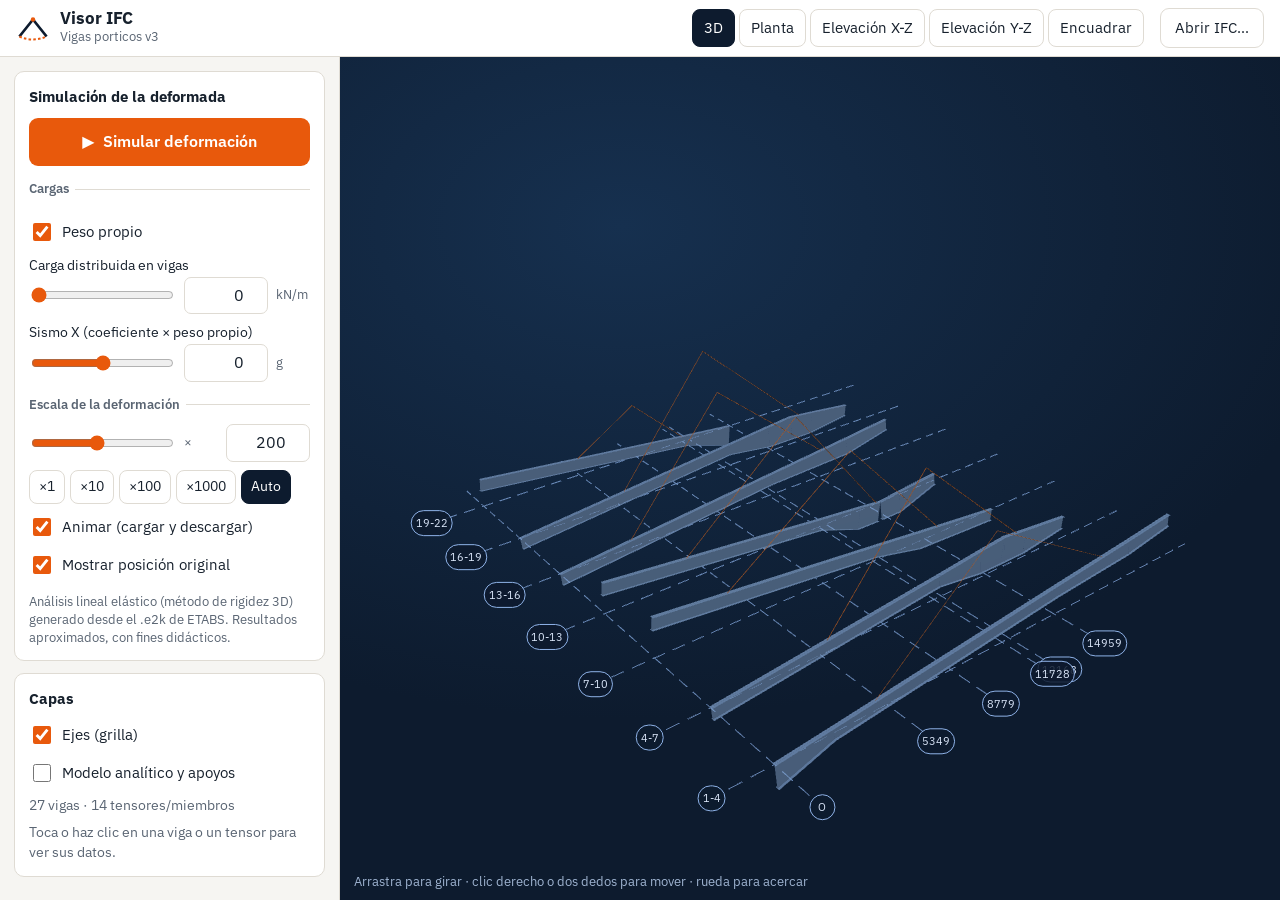
<file: vigas-portico/index.html>
<!DOCTYPE html>
<html lang="es">
<head>
  <meta charset="utf-8">
  <meta name="viewport" content="width=device-width, initial-scale=1, viewport-fit=cover">
  <meta name="theme-color" content="#0d1b2e">
  <title>Visor IFC · Vigas pórtico</title>
  <meta name="description" content="Visor IFC con simulación de la deformada para estudiantes">
  <link rel="icon" href="data:image/svg+xml,%3Csvg xmlns='http://www.w3.org/2000/svg' viewBox='0 0 40 40'%3E%3Cpath d='M4 30 L20 10 L36 30' fill='none' stroke='%230d1b2e' stroke-width='4' stroke-linejoin='round'/%3E%3Ccircle cx='20' cy='10' r='4' fill='%23e8590c'/%3E%3C/svg%3E">
  <link rel="preconnect" href="https://fonts.googleapis.com">
  <link rel="preconnect" href="https://fonts.gstatic.com" crossorigin>
  <link href="https://fonts.googleapis.com/css2?family=IBM+Plex+Sans:wght@400;500;600;700&display=swap" rel="stylesheet">
  <link rel="stylesheet" href="./css/estilos.css">
  <script type="importmap">
  {
    "imports": {
      "three": "./vendor/three/three.module.js",
      "three/addons/": "./vendor/three/addons/"
    }
  }
  </script>
</head>
<body>
  <header class="barra">
    <div class="marca">
      <svg class="logo" viewBox="0 0 40 40" aria-hidden="true">
        <path d="M4 30 L20 10 L36 30" fill="none" stroke="currentColor" stroke-width="3.2" stroke-linejoin="round"/>
        <path d="M4 30 Q20 37 36 30" fill="none" stroke="#e8590c" stroke-width="2.4" stroke-dasharray="3 2.6"/>
        <circle cx="20" cy="10" r="2.6" fill="#e8590c"/>
      </svg>
      <div>
        <h1>Visor IFC</h1>
        <p id="nombreModelo">Cargando…</p>
      </div>
    </div>
    <nav class="vistas" aria-label="Vistas">
      <button type="button" data-vista="iso" class="activa" title="Vista 3D">3D</button>
      <button type="button" data-vista="planta" title="Planta"><span class="largo">Planta</span><span class="corto">XY</span></button>
      <button type="button" data-vista="xz" title="Elevación X-Z"><span class="largo">Elevación X-Z</span><span class="corto">XZ</span></button>
      <button type="button" data-vista="yz" title="Elevación Y-Z"><span class="largo">Elevación Y-Z</span><span class="corto">YZ</span></button>
      <button type="button" id="btnEncuadrar" title="Encuadrar el modelo" aria-label="Encuadrar el modelo">
        <span class="largo">Encuadrar</span>
        <svg class="corto icono-svg" viewBox="0 0 24 24" aria-hidden="true"><path d="M4 9V4h5M20 9V4h-5M4 15v5h5M20 15v5h-5" fill="none" stroke="currentColor" stroke-width="2.2" stroke-linecap="round" stroke-linejoin="round"/></svg>
      </button>
    </nav>
    <div class="acciones">
      <label class="boton secundario" for="archivo" title="Abrir un IFC de tu computador (no se sube a ningún servidor)">Abrir IFC…</label>
      <input type="file" id="archivo" accept=".ifc" hidden>
    </div>
  </header>

  <main class="principal">
    <div id="visor" class="visor">
      <div id="leyenda" class="leyenda" hidden>
        <div class="titulo-leyenda">Desplazamiento (mm)</div>
        <div class="barra-color"></div>
        <div class="marcas" id="marcasLeyenda"></div>
      </div>
      <div id="tarjetaInfo" class="tarjeta-info" hidden>
        <button type="button" id="btnCerrarInfo" class="cerrar" aria-label="Cerrar">×</button>
        <div id="info"></div>
      </div>
      <div id="cargando" class="cargando">
        <div class="spinner" aria-hidden="true"></div>
        <p id="txtCargando">Cargando visor…</p>
      </div>
      <div id="soltar" class="soltar" hidden>Suelta el archivo .ifc para abrirlo</div>
      <p class="ayuda">Arrastra para girar · clic derecho o dos dedos para mover · rueda para acercar</p>
    </div>

    <aside id="panel" class="panel">
      <section class="bloque" id="bloqueSim">
        <h2 class="titulo-sim">Simulación de la deformada</h2>
        <button type="button" id="btnSimular" class="boton primario grande" disabled>
          <span class="icono" aria-hidden="true">▶</span><span id="txtSimular">Simular deformación</span>
        </button>
        <p id="avisoSim" class="aviso" hidden></p>

        <div id="resultado" class="resultado" hidden>
          <div class="cifra"><span id="valUmax">—</span><small>mm</small></div>
          <p id="txtUmax">desplazamiento máximo</p>
          <p id="txtEscala" class="sutil extra"></p>
        </div>

        <fieldset class="grupo-cargas extra">
          <legend>Cargas</legend>
          <label class="fila-check"><input type="checkbox" id="chkPP" checked> Peso propio</label>
          <div class="control">
            <label for="numQ">Carga distribuida en vigas</label>
            <div class="fila">
              <input type="range" id="rngQ" min="0" max="10" step="0.1" value="0" aria-label="Carga distribuida en vigas">
              <input type="number" id="numQ" min="0" max="100" step="0.1" value="0" inputmode="decimal">
              <span class="unidad">kN/m</span>
            </div>
          </div>
          <div class="control">
            <label for="numSX">Sismo X (coeficiente × peso propio)</label>
            <div class="fila">
              <input type="range" id="rngSX" min="-0.5" max="0.5" step="0.01" value="0" aria-label="Coeficiente sísmico en X">
              <input type="number" id="numSX" min="-2" max="2" step="0.01" value="0" inputmode="decimal">
              <span class="unidad">g</span>
            </div>
          </div>
        </fieldset>

        <fieldset class="grupo-escala">
          <legend>Escala de la deformación</legend>
          <div class="fila">
            <input type="range" id="rngEscala" min="0" max="5" step="0.01" value="2.3" aria-label="Escala de deformación (logarítmica)">
            <span class="unidad">×</span>
            <input type="number" id="numEscala" min="1" max="100000" step="1" value="200" inputmode="numeric">
          </div>
          <div class="presets" role="group" aria-label="Escalas rápidas">
            <button type="button" data-escala="1" class="extra">×1</button>
            <button type="button" data-escala="10" class="extra">×10</button>
            <button type="button" data-escala="100">×100</button>
            <button type="button" data-escala="1000">×1000</button>
            <button type="button" id="btnAuto" class="activa" title="Ajusta la escala para que la deformada se vea clara">Auto</button>
          </div>
          <div class="extra">
            <label class="fila-check"><input type="checkbox" id="chkAnimar" checked> Animar (cargar y descargar)</label>
            <label class="fila-check"><input type="checkbox" id="chkOriginal" checked> Mostrar posición original</label>
          </div>
        </fieldset>

        <button type="button" id="btnMas" class="boton secundario solo-movil mas" aria-expanded="false" aria-controls="panel">
          <span id="txtMas">Cargas y opciones</span><span class="flecha" aria-hidden="true">▾</span>
        </button>

        <p class="nota extra" id="notaAnalisis">Análisis lineal elástico (método de rigidez 3D) calculado a partir del modelo de ETABS. Resultados aproximados, con fines didácticos.</p>
      </section>

      <section class="bloque extra">
        <h2>Capas</h2>
        <label class="fila-check"><input type="checkbox" id="chkGrilla" checked> Ejes (grilla)</label>
        <label class="fila-check"><input type="checkbox" id="chkAnalitico"> Modelo analítico y apoyos</label>
        <ul class="leyenda-apoyos" id="leyendaApoyos" hidden>
          <li><span class="simbolo empotrado"></span> Empotramiento (anclaje de tensores)</li>
          <li><span class="simbolo parcial"></span> Apoyo restringido solo en X e Y</li>
        </ul>
        <p class="sutil" id="resumenModelo"></p>
        <p class="sutil">Toca o haz clic en una viga o un tensor para ver sus datos.</p>
        <label class="boton secundario solo-movil abrir-movil" for="archivo">Abrir otro IFC…</label>
      </section>
    </aside>
  </main>

  <script type="module" src="./js/app.js"></script>
</body>
</html>
</file>
<file: vigas-portico/css/estilos.css>
/*
  VOZ: herramienta de taller de estructuras, clara y técnica.
  IDEA: un plano de estructuras: fondo azul de plano, acero gris azulado, tensores naranja.
  IMAGEN: el modelo 3D ocupa casi toda la pantalla; la deformada se pinta encima en colores.
  COLOR Y TIPO: azul plano #0d1b2e, panel piedra #f6f5f2, acento naranja #e8590c; IBM Plex Sans.
  DISTRIBUCIÓN: escritorio con panel a la izquierda; celular con el modelo arriba y una hoja de controles abajo.
*/
:root {
  --tinta: #17212d;
  --tinta-suave: #5a6573;
  --panel: #f6f5f2;
  --tarjeta: #ffffff;
  --linea: #dfdbd3;
  --acento: #e8590c;
  --acento-osc: #c94a07;
  --plano: #0d1b2e;
  --plano-2: #16304f;
  --radio: 10px;
  font-family: "IBM Plex Sans", system-ui, -apple-system, "Segoe UI", Roboto, sans-serif;
  color: var(--tinta);
}
* { box-sizing: border-box; min-width: 0; }
[hidden] { display: none !important; }
html, body { height: 100%; margin: 0; }
body {
  display: flex; flex-direction: column; height: 100vh; height: 100dvh;
  background: var(--panel); font-size: 15px; line-height: 1.45; overflow: hidden;
}
button, input, label.boton { font: inherit; touch-action: manipulation; }

/* ---------- barra superior ---------- */
.barra {
  display: flex; align-items: center; gap: 16px; flex-wrap: wrap;
  padding: 8px 16px; background: #fff; border-bottom: 1px solid var(--linea); z-index: 5;
}
.marca { display: flex; align-items: center; gap: 10px; margin-right: auto; }
.logo { width: 34px; height: 34px; color: var(--plano); flex: none; }
.marca h1 { font-size: 17px; margin: 0; line-height: 1.1; }
.marca p { margin: 0; font-size: 13px; color: var(--tinta-suave); white-space: nowrap; overflow: hidden; text-overflow: ellipsis; max-width: 46vw; }
.vistas { display: flex; gap: 4px; flex-wrap: wrap; }
.vistas button, .presets button {
  border: 1px solid var(--linea); background: #fff; color: var(--tinta); border-radius: 8px;
  padding: 7px 11px; min-height: 36px; cursor: pointer; display: inline-flex; align-items: center; justify-content: center;
}
.vistas button:hover, .presets button:hover { border-color: #b9b3a8; }
.vistas button.activa, .presets button.activa { background: var(--plano); border-color: var(--plano); color: #fff; }
.corto { display: none; }
.icono-svg { width: 18px; height: 18px; }
.acciones { display: flex; gap: 8px; }
.boton {
  display: inline-flex; align-items: center; justify-content: center; gap: 8px;
  border-radius: 9px; padding: 8px 14px; min-height: 40px; cursor: pointer; border: 1px solid transparent;
  font-weight: 600; user-select: none;
}
.boton.secundario { background: #fff; border-color: var(--linea); color: var(--tinta); }
.boton.secundario:hover { border-color: #b9b3a8; }
.boton.primario { background: var(--acento); color: #fff; }
.boton.primario:hover:not(:disabled) { background: var(--acento-osc); }
.boton.primario.activo, .boton.primario.activo:hover:not(:disabled) { background: var(--plano); }
.boton:disabled { opacity: .5; cursor: not-allowed; }
.boton.grande { width: 100%; min-height: 48px; font-size: 16px; }
:focus-visible { outline: 3px solid #f7a96b; outline-offset: 2px; }
.solo-movil { display: none !important; }

/* ---------- distribución (escritorio) ---------- */
.principal { flex: 1; display: grid; grid-template-columns: 340px minmax(0, 1fr); min-height: 0; }
.panel { grid-column: 1; grid-row: 1; overflow-y: auto; border-right: 1px solid var(--linea); background: var(--panel); padding: 14px 14px 28px; }
.visor { grid-column: 2; grid-row: 1; }
.bloque { background: var(--tarjeta); border: 1px solid var(--linea); border-radius: var(--radio); padding: 14px; margin-bottom: 12px; }
.bloque h2 { font-size: 15px; margin: 0 0 10px; }
fieldset { border: 0; border-top: 1px solid var(--linea); margin: 14px 0 0; padding: 10px 0 0; }
legend { font-size: 13px; font-weight: 600; color: var(--tinta-suave); padding: 0 6px 0 0; }
.control { margin-top: 8px; }
.control > label { display: block; font-size: 14px; margin-bottom: 2px; }
.fila { display: flex; align-items: center; gap: 8px; }
.fila input[type=range] { flex: 1; accent-color: var(--acento); min-height: 32px; }
.fila input[type=number] {
  width: 84px; flex: none; padding: 6px 8px; border: 1px solid var(--linea); border-radius: 7px;
  font-size: 16px; text-align: right; background: #fff; color: var(--tinta);
}
.unidad { font-size: 13px; color: var(--tinta-suave); width: 34px; flex: none; }
.fila-check { display: flex; align-items: center; gap: 8px; margin-top: 8px; cursor: pointer; min-height: 30px; }
.fila-check input { width: 18px; height: 18px; accent-color: var(--acento); }
.presets { display: flex; gap: 5px; flex-wrap: wrap; margin-top: 8px; }
.presets button { padding: 5px 9px; min-height: 34px; font-size: 14px; }
.aviso { background: #fff4e6; border: 1px solid #ffd8a8; border-radius: 8px; padding: 8px 10px; font-size: 13.5px; margin: 10px 0 0; }
.resultado { margin-top: 12px; padding: 12px; border-radius: 9px; background: var(--plano); color: #fff; }
.resultado .cifra { font-size: 34px; font-weight: 700; line-height: 1; font-variant-numeric: tabular-nums; white-space: nowrap; }
.resultado .cifra small { font-size: 15px; font-weight: 500; margin-left: 6px; opacity: .8; }
.resultado p { margin: 6px 0 0; font-size: 13.5px; }
.resultado .sutil { color: #b8c6da; }
.nota { font-size: 12.5px; color: var(--tinta-suave); margin: 12px 0 0; }
.sutil { color: var(--tinta-suave); font-size: 13.5px; margin: 8px 0 0; }
.leyenda-apoyos { list-style: none; padding: 0; margin: 8px 0 0; font-size: 13.5px; }
.leyenda-apoyos li { display: flex; align-items: center; gap: 8px; margin-top: 4px; }
.simbolo { width: 13px; height: 13px; display: inline-block; flex: none; }
.simbolo.empotrado { background: #e03131; }
.simbolo.parcial { background: #fab005; border-radius: 50%; }

/* tabla de propiedades */
.props { width: 100%; border-collapse: collapse; font-size: 13.5px; }
.props th, .props td { text-align: left; padding: 4px 0; border-bottom: 1px solid #eeebe5; vertical-align: top; }
.props th { color: var(--tinta-suave); font-weight: 500; width: 44%; padding-right: 8px; }
.props td { font-variant-numeric: tabular-nums; overflow-wrap: anywhere; }
details.pset { margin-top: 8px; font-size: 13.5px; }
details.pset summary { cursor: pointer; font-weight: 600; padding: 4px 0; }
.etiqueta-tipo { display: inline-block; font-size: 12px; padding: 2px 8px; border-radius: 99px; background: #edf2fb; color: #1f4f9c; margin-bottom: 6px; }

/* ---------- visor ---------- */
.visor {
  position: relative; overflow: hidden; touch-action: none; min-height: 0;
  background: radial-gradient(120% 90% at 30% 20%, var(--plano-2) 0%, var(--plano) 65%);
}
.visor canvas { display: block; width: 100%; height: 100%; }
.capa-etiquetas { position: absolute; inset: 0; pointer-events: none; z-index: 1; }
.eje {
  height: 26px; min-width: 26px; border-radius: 13px; border: 1.5px solid #8fb3e8; color: #dce8fb;
  background: rgba(13, 27, 46, .85); font-size: 11px; display: grid; place-items: center; line-height: 1;
  white-space: nowrap; padding: 0 4px;
}
.leyenda {
  position: absolute; right: 14px; top: 14px; background: rgba(255, 255, 255, .95); border-radius: 10px;
  padding: 10px 12px; font-size: 12.5px; display: grid; grid-template-columns: auto auto; column-gap: 8px;
  box-shadow: 0 6px 24px rgba(0, 0, 0, .25); z-index: 2;
}
.titulo-leyenda { grid-column: 1 / -1; font-weight: 600; margin-bottom: 6px; }
.barra-color {
  width: 14px; height: 150px; border-radius: 4px;
  background: linear-gradient(to top, #2952db, #1ab8e0, #40c759, #fad433, #e33326);
}
.marcas { display: flex; flex-direction: column-reverse; justify-content: space-between; height: 150px; font-variant-numeric: tabular-nums; }
.tarjeta-info {
  position: absolute; left: 14px; bottom: 36px; width: min(350px, calc(100% - 28px)); max-height: calc(100% - 110px);
  overflow: auto; background: #fff; border-radius: 12px; padding: 12px 14px 10px; z-index: 2;
  box-shadow: 0 10px 34px rgba(0, 0, 0, .32);
}
.tarjeta-info .cerrar {
  position: absolute; top: 6px; right: 6px; width: 36px; height: 36px; border: 0; border-radius: 8px;
  background: transparent; font-size: 24px; line-height: 1; color: var(--tinta-suave); cursor: pointer;
}
.tarjeta-info .cerrar:hover { background: #f1efea; }
.tarjeta-info h3 { margin: 2px 40px 2px 0; font-size: 20px; line-height: 1.15; }
.tarjeta-info .seccion { margin: 0 0 8px; color: var(--tinta-suave); font-size: 13.5px; overflow-wrap: anywhere; }
.cargando {
  position: absolute; inset: 0; display: grid; place-content: center; justify-items: center; gap: 12px;
  color: #dce8fb; background: rgba(13, 27, 46, .7); z-index: 3; text-align: center; padding: 20px;
}
.cargando.error { background: rgba(60, 10, 10, .85); }
.spinner { width: 38px; height: 38px; border-radius: 50%; border: 4px solid rgba(255, 255, 255, .25); border-top-color: var(--acento); animation: giro 0.9s linear infinite; }
@keyframes giro { to { transform: rotate(360deg); } }
.soltar { position: absolute; inset: 12px; border: 3px dashed #f7a96b; border-radius: 14px; display: grid; place-items: center; color: #fff; font-size: 18px; background: rgba(13, 27, 46, .6); z-index: 4; }
.ayuda { position: absolute; left: 14px; bottom: 10px; margin: 0; font-size: 12.5px; color: #9fb4d1; pointer-events: none; }
@media (prefers-reduced-motion: reduce) { .spinner { animation: none; } }

/* ---------- celular y tableta: modelo arriba, hoja de controles abajo ---------- */
@media (max-width: 900px) {
  body { overscroll-behavior: none; }
  .solo-movil { display: inline-flex !important; }
  .largo { display: none; }
  .corto { display: inline; }
  .barra { flex-wrap: nowrap; gap: 8px; padding: 6px 8px; padding-top: max(6px, env(safe-area-inset-top)); }
  .marca { gap: 8px; flex: 1 1 auto; }
  .logo { width: 28px; height: 28px; }
  .marca h1 { font-size: 15px; }
  .marca p { font-size: 12px; max-width: none; }
  .acciones { display: none; }
  .vistas { flex-wrap: nowrap; gap: 3px; flex: none; }
  .vistas button { min-width: 40px; min-height: 38px; padding: 4px 6px; font-size: 13.5px; font-weight: 600; }

  .principal { display: flex; flex-direction: column; }
  .visor { flex: 1 1 auto; }
  .panel {
    flex: none; position: relative; z-index: 4; width: 100%;
    margin-top: -14px; border: 0; border-radius: 16px 16px 0 0;
    box-shadow: 0 -8px 26px rgba(0, 0, 0, .22);
    padding: 12px 12px calc(12px + env(safe-area-inset-bottom));
    max-height: 64dvh; overflow-y: auto; overscroll-behavior: contain;
  }
  .panel::before {
    content: ""; display: block; width: 40px; height: 4px; border-radius: 2px; background: #cfc9bf;
    margin: -4px auto 10px;
  }
  .panel:not(.expandida) .extra { display: none !important; }
  .panel .bloque { background: transparent; border: 0; padding: 0; margin: 0; }
  .panel .bloque + .bloque { border-top: 1px solid var(--linea); margin-top: 12px; padding-top: 12px; }
  #bloqueSim { display: flex; flex-direction: column; gap: 10px; }
  .titulo-sim { display: none; }
  #btnSimular { order: 1; }
  #avisoSim { order: 2; margin: 0; }
  #resultado { order: 3; }
  .grupo-escala { order: 4; }
  #btnMas { order: 5; }
  .grupo-cargas { order: 6; }
  .nota { order: 7; margin: 0; }
  fieldset { margin: 0; padding: 0; border: 0; }
  .grupo-cargas { border-top: 1px solid var(--linea); padding-top: 8px; }
  legend { font-size: 12.5px; padding-bottom: 2px; }
  .presets { margin-top: 4px; }
  .presets button { flex: 1 1 0; min-height: 38px; }
  .resultado {
    margin: 0; padding: 8px 12px; display: grid; grid-template-columns: auto minmax(0, 1fr);
    align-items: center; column-gap: 12px;
  }
  .resultado .cifra { font-size: 26px; }
  .resultado .cifra small { font-size: 13px; margin-left: 4px; }
  .resultado p { margin: 0; font-size: 12.5px; line-height: 1.3; }
  .resultado #txtEscala { grid-column: 1 / -1; margin-top: 4px; }
  .mas { width: 100%; min-height: 42px; justify-content: space-between; }
  .flecha { transition: transform .2s ease; }
  .panel.expandida .flecha { transform: rotate(180deg); }
  .abrir-movil { width: 100%; margin-top: 12px; }

  .leyenda {
    top: auto; right: auto; left: 8px; bottom: 22px; grid-template-columns: auto;
    padding: 6px 9px; font-size: 11px; box-shadow: 0 4px 14px rgba(0, 0, 0, .25);
  }
  .titulo-leyenda { margin-bottom: 4px; }
  .barra-color { width: 150px; height: 10px; background: linear-gradient(to right, #2952db, #1ab8e0, #40c759, #fad433, #e33326); }
  .marcas { flex-direction: row; justify-content: space-between; width: 150px; height: auto; margin-top: 3px; }
  .marcas span:nth-child(2), .marcas span:nth-child(4) { display: none; }
  .tarjeta-info { top: 8px; bottom: auto; left: 8px; right: 8px; width: auto; max-height: 46%; padding: 10px 12px 8px; }
  .tarjeta-info h3 { font-size: 18px; }
  .eje { height: 20px; min-width: 20px; border-width: 1px; font-size: 9.5px; padding: 0 3px; }
  .ayuda { display: none; }
}
@media (max-width: 900px) and (prefers-reduced-motion: reduce) { .flecha { transition: none; } }
</file>
